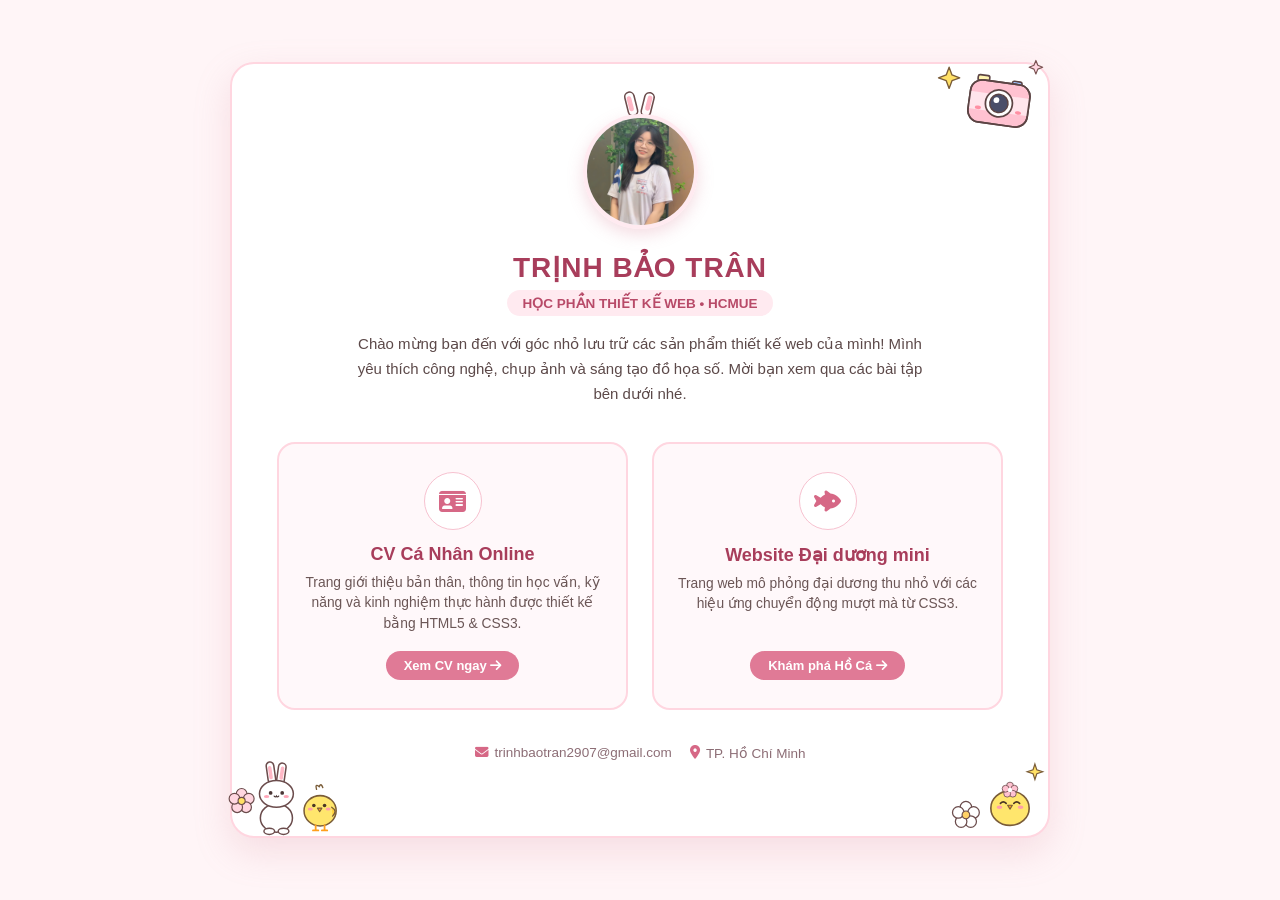
<file: Trang_Chu/index.html>
<!DOCTYPE html>
<html lang="vi">
<head>
    <meta charset="UTF-8">
    <meta name="viewport" content="width=device-width, initial-scale=1.0">
    <title>Trang Chủ - Trịnh Bảo Trân</title>
    <link rel="stylesheet" href="https://cdnjs.cloudflare.com/ajax/libs/font-awesome/6.4.0/css/all.min.css">
    <style>
        * {
            margin: 0;
            padding: 0;
            box-sizing: border-box;
            font-family: 'Segoe UI', Tahoma, Geneva, Verdana, sans-serif;
        }

        body {
            background-color: #fff5f7;
            color: #4a3b3b;
            min-height: 100vh;
            display: flex;
            justify-content: center;
            align-items: center;
            padding: 40px 20px;
        }

        .home-container {
            position: relative;
            width: 820px;
            max-width: 100%;
            background-color: #ffffff;
            border-radius: 24px;
            padding: 50px 45px 75px 45px;
            text-align: center;
            box-shadow: 0 14px 36px rgba(214, 138, 156, 0.22);
            border: 2px solid #ffd6e0;
        }

        /* Ảnh đại diện */
        .avatar-wrapper {
            position: relative;
            display: inline-block;
            margin-bottom: 18px;
        }

        .avatar-wrapper img {
            width: 115px;
            height: 115px;
            border-radius: 50%;
            object-fit: cover;
            border: 4px solid #ffeaf0;
            box-shadow: 0 6px 16px rgba(214, 120, 145, 0.25);
            position: relative;
            z-index: 2;
        }

        .bunny-ears {
            position: absolute;
            top: -24px;
            left: 50%;
            transform: translateX(-50%);
            width: 60px;
            z-index: 1;
        }

        h1 {
            font-size: 28px;
            color: #a83d5b;
            letter-spacing: 1px;
            margin-bottom: 6px;
        }

        .tagline {
            display: inline-block;
            background-color: #ffeaf0;
            color: #b84a68;
            font-size: 13.5px;
            font-weight: 600;
            padding: 5px 16px;
            border-radius: 20px;
            margin-bottom: 16px;
        }

        .intro-text {
            max-width: 580px;
            margin: 0 auto 35px auto;
            font-size: 15px;
            color: #5c4949;
            line-height: 1.65;
        }

        /* Khu vực 2 thẻ dự án */
        .project-grid {
            display: flex;
            justify-content: center;
            gap: 24px;
            margin-bottom: 35px;
        }

        .project-card {
            flex: 1;
            background-color: #fff8fa;
            border: 2px solid #ffd6e0;
            border-radius: 18px;
            padding: 28px 22px;
            text-decoration: none;
            color: #4a3b3b;
            transition: all 0.25s ease;
            display: flex;
            flex-direction: column;
            align-items: center;
        }

        .project-card:hover {
            transform: translateY(-6px);
            background-color: #ffeaf0;
            border-color: #f497b2;
            box-shadow: 0 10px 22px rgba(214, 138, 156, 0.22);
        }

        .card-icon {
            width: 58px;
            height: 58px;
            background-color: #ffffff;
            color: #d66886;
            border-radius: 50%;
            display: flex;
            justify-content: center;
            align-items: center;
            font-size: 24px;
            margin-bottom: 14px;
            border: 1.5px solid #f7c2d0;
        }

        .project-card h2 {
            font-size: 18px;
            color: #a83d5b;
            margin-bottom: 8px;
        }

        .project-card p {
            font-size: 13.8px;
            color: #6b5656;
            margin-bottom: 16px;
            line-height: 1.5;
        }

        .btn-view {
            margin-top: auto;
            background-color: #e07a96;
            color: #ffffff;
            font-size: 13px;
            font-weight: 600;
            padding: 7px 18px;
            border-radius: 20px;
        }

        /* Liên hệ nhanh ở cuối */
        .social-bar {
            display: flex;
            justify-content: center;
            gap: 18px;
            font-size: 13.5px;
            color: #8c6d75;
        }

        .social-bar span {
            display: inline-flex;
            align-items: center;
            gap: 6px;
        }

        .social-bar i {
            color: #d66886;
        }

        /* Sticker trang trí */
        .deco-top-right {
            position: absolute;
            top: -18px;
            right: -12px;
            width: 135px;
            pointer-events: none;
        }

        .deco-bottom-left {
            position: absolute;
            bottom: -10px;
            left: -10px;
            width: 165px;
            pointer-events: none;
        }

        .deco-bottom-right {
            position: absolute;
            bottom: -8px;
            right: -8px;
            width: 115px;
            pointer-events: none;
        }

        @media (max-width: 700px) {
            .project-grid {
                flex-direction: column;
            }
        }
    </style>
</head>
<body>

    <div class="home-container">

        <!-- STICKER 1: Máy ảnh chibi & ngôi sao góc trên phải -->
        <svg class="deco-top-right" viewBox="0 0 140 110" fill="none" xmlns="http://www.w3.org/2000/svg">
            <path d="M25 22 L28 30 L36 33 L28 36 L25 44 L22 36 L14 33 L22 30 Z" fill="#FFE066" stroke="#7A5C38" stroke-width="1.4" stroke-linejoin="round"/>
            <path d="M115 15 L117 20 L122 22 L117 24 L115 29 L113 24 L108 22 L113 20 Z" fill="#FFD6E0" stroke="#7A5252" stroke-width="1.2" stroke-linejoin="round"/>
            <g transform="translate(46, 26) rotate(8)">
                <rect x="10" y="2" width="12" height="6" rx="2" fill="#FFF3B0" stroke="#5C4444" stroke-width="1.7"/>
                <rect x="46" y="4" width="10" height="5" rx="2" fill="#A0C4FF" stroke="#5C4444" stroke-width="1.6"/>
                <rect x="4" y="7" width="62" height="44" rx="12" fill="#FFC2D1" stroke="#5C4444" stroke-width="1.8"/>
                <rect x="4" y="20" width="62" height="18" fill="#FFE5EC"/>
                <rect x="4" y="7" width="62" height="44" rx="12" stroke="#5C4444" stroke-width="1.8"/>
                <circle cx="35" cy="29" r="14" fill="#FFFFFF" stroke="#5C4444" stroke-width="1.8"/>
                <circle cx="35" cy="29" r="9.5" fill="#4A4E69" stroke="#5C4444" stroke-width="1.5"/>
                <circle cx="32" cy="26" r="3" fill="#FFFFFF"/>
                <ellipse cx="14" cy="36" rx="3.2" ry="1.8" fill="#FF8FA3"/>
                <ellipse cx="56" cy="36" rx="3.2" ry="1.8" fill="#FF8FA3"/>
            </g>
        </svg>

        <!-- STICKER 2: Thỏ trắng & Gà con góc dưới trái -->
        <svg class="deco-bottom-left" viewBox="0 0 185 115" fill="none" xmlns="http://www.w3.org/2000/svg">
            <g transform="translate(22, 65)">
                <circle cx="0" cy="-8" r="6" fill="#FFD6E0" stroke="#6B4C4C" stroke-width="1.3"/>
                <circle cx="8" cy="-2.5" r="6" fill="#FFD6E0" stroke="#6B4C4C" stroke-width="1.3"/>
                <circle cx="5" cy="7" r="6" fill="#FFD6E0" stroke="#6B4C4C" stroke-width="1.3"/>
                <circle cx="-5" cy="7" r="6" fill="#FFD6E0" stroke="#6B4C4C" stroke-width="1.3"/>
                <circle cx="-8" cy="-2.5" r="6" fill="#FFD6E0" stroke="#6B4C4C" stroke-width="1.3"/>
                <circle cx="0" cy="0" r="4" fill="#FFE066" stroke="#6B4C4C" stroke-width="1.2"/>
            </g>
            <g transform="translate(36, 22)">
                <rect x="13" y="0" width="8.5" height="24" rx="4.2" transform="rotate(-8 13 0)" fill="#FFFFFF" stroke="#6B4C4C" stroke-width="1.7"/>
                <rect x="15.2" y="4" width="4" height="15" rx="2" transform="rotate(-8 15.2 4)" fill="#FFB8C6"/>
                <rect x="28" y="0" width="8.5" height="24" rx="4.2" transform="rotate(8 28 0)" fill="#FFFFFF" stroke="#6B4C4C" stroke-width="1.7"/>
                <rect x="30.2" y="4" width="4" height="15" rx="2" transform="rotate(8 30.2 4)" fill="#FFB8C6"/>
                <ellipse cx="25" cy="62" rx="18" ry="16" fill="#FFFFFF" stroke="#6B4C4C" stroke-width="1.7"/>
                <ellipse cx="25" cy="35" rx="19" ry="15" fill="#FFFFFF" stroke="#6B4C4C" stroke-width="1.7"/>
                <circle cx="18.5" cy="34" r="2.1" fill="#4A3535"/>
                <circle cx="31.5" cy="34" r="2.1" fill="#4A3535"/>
                <path d="M22.5 37.5 Q24 39.5 25 37.5 Q26 39.5 27.5 37.5" stroke="#4A3535" stroke-width="1.4" stroke-linecap="round"/>
                <ellipse cx="14" cy="38" rx="3" ry="1.8" fill="#FFA6B8"/>
                <ellipse cx="36" cy="38" rx="3" ry="1.8" fill="#FFA6B8"/>
                <ellipse cx="17" cy="77" rx="6" ry="3.5" fill="#FFFFFF" stroke="#6B4C4C" stroke-width="1.6"/>
                <ellipse cx="33" cy="77" rx="6" ry="3.5" fill="#FFFFFF" stroke="#6B4C4C" stroke-width="1.6"/>
            </g>
            <g transform="translate(88, 44)">
                <path d="M18 8 Q16 1 21 5 Q23 0 25 6" stroke="#7A5C38" stroke-width="1.6" stroke-linecap="round"/>
                <ellipse cx="22" cy="32" rx="18" ry="17" fill="#FFE66D" stroke="#7A5C38" stroke-width="1.7"/>
                <path d="M35 28 Q42 32 36 38" fill="#FFD13B" stroke="#7A5C38" stroke-width="1.5" stroke-linecap="round"/>
                <circle cx="15" cy="26" r="2" fill="#4A3525"/>
                <circle cx="27" cy="26" r="2" fill="#4A3525"/>
                <polygon points="19,29 24,29 21.5,33" fill="#FF9F1C" stroke="#7A5C38" stroke-width="1.2" stroke-linejoin="round"/>
                <ellipse cx="11" cy="30" rx="2.8" ry="1.7" fill="#FF9EAA"/>
                <ellipse cx="31" cy="30" rx="2.8" ry="1.7" fill="#FF9EAA"/>
                <path d="M17 48 L17 54 M14 54 L20 54" stroke="#FF9F1C" stroke-width="2" stroke-linecap="round"/>
                <path d="M27 48 L27 54 M24 54 L30 54" stroke="#FF9F1C" stroke-width="2" stroke-linecap="round"/>
            </g>
        </svg>

        <!-- STICKER 3: Gà con đội hoa & ngôi sao góc dưới phải -->
        <svg class="deco-bottom-right" viewBox="0 0 120 105" fill="none" xmlns="http://www.w3.org/2000/svg">
            <g transform="translate(26, 75)">
                <circle cx="0" cy="-8" r="6" fill="#FFFFFF" stroke="#6B4C4C" stroke-width="1.3"/>
                <circle cx="8" cy="-2.5" r="6" fill="#FFFFFF" stroke="#6B4C4C" stroke-width="1.3"/>
                <circle cx="5" cy="7" r="6" fill="#FFFFFF" stroke="#6B4C4C" stroke-width="1.3"/>
                <circle cx="-5" cy="7" r="6" fill="#FFFFFF" stroke="#6B4C4C" stroke-width="1.3"/>
                <circle cx="-8" cy="-2.5" r="6" fill="#FFFFFF" stroke="#6B4C4C" stroke-width="1.3"/>
                <circle cx="0" cy="0" r="4" fill="#FFD166" stroke="#6B4C4C" stroke-width="1.2"/>
            </g>
            <g transform="translate(48, 34)">
                <ellipse cx="24" cy="34" rx="20" ry="18" fill="#FFE66D" stroke="#7A5C38" stroke-width="1.7"/>
                <g transform="translate(24, 15) scale(0.65)">
                    <circle cx="0" cy="-7" r="5.5" fill="#FFC2D1" stroke="#6B4C4C" stroke-width="1.3"/>
                    <circle cx="7" cy="-2" r="5.5" fill="#FFC2D1" stroke="#6B4C4C" stroke-width="1.3"/>
                    <circle cx="4.5" cy="6" r="5.5" fill="#FFC2D1" stroke="#6B4C4C" stroke-width="1.3"/>
                    <circle cx="-4.5" cy="6" r="5.5" fill="#FFC2D1" stroke="#6B4C4C" stroke-width="1.3"/>
                    <circle cx="-7" cy="-2" r="5.5" fill="#FFC2D1" stroke="#6B4C4C" stroke-width="1.3"/>
                    <circle cx="0" cy="0" r="3.5" fill="#FFFFFF"/>
                </g>
                <path d="M14 29 Q17 26 20 29" stroke="#4A3525" stroke-width="1.7" stroke-linecap="round"/>
                <path d="M28 29 Q31 26 34 29" stroke="#4A3525" stroke-width="1.7" stroke-linecap="round"/>
                <polygon points="21.5,31 26.5,31 24,35" fill="#FF9F1C" stroke="#7A5C38" stroke-width="1.2" stroke-linejoin="round"/>
                <ellipse cx="13" cy="33" rx="3" ry="1.8" fill="#FF9EAA"/>
                <ellipse cx="35" cy="33" rx="3" ry="1.8" fill="#FF9EAA"/>
            </g>
            <path d="M98 22 L100 28 L106 30 L100 32 L98 38 L96 32 L90 30 L96 28 Z" fill="#FFE066" stroke="#7A5C38" stroke-width="1.3"/>
        </svg>

        <!-- Ảnh đại diện (lấy từ thư mục CV_ca_nhan/btr.png) -->
        <div class="avatar-wrapper">
            <svg class="bunny-ears" viewBox="0 0 70 36" fill="none" xmlns="http://www.w3.org/2000/svg">
                <rect x="16" y="4" width="11" height="28" rx="5.5" transform="rotate(-14 16 4)" fill="#FFFFFF" stroke="#6B4C4C" stroke-width="1.8"/>
                <rect x="18.8" y="8" width="5.5" height="18" rx="2.7" transform="rotate(-14 18.8 8)" fill="#FFB8C6"/>
                <rect x="42" y="2" width="11" height="28" rx="5.5" transform="rotate(14 42 2)" fill="#FFFFFF" stroke="#6B4C4C" stroke-width="1.8"/>
                <rect x="44.8" y="6" width="5.5" height="18" rx="2.7" transform="rotate(14 44.8 6)" fill="#FFB8C6"/>
            </svg>
            <img src="./CV_ca_nhan/btr.png" alt="Trịnh Bảo Trân">
        </div>

        <h1>TRỊNH BẢO TRÂN</h1>
        <div class="tagline">HỌC PHẦN THIẾT KẾ WEB • HCMUE</div>
        <p class="intro-text">
            Chào mừng bạn đến với góc nhỏ lưu trữ các sản phẩm thiết kế web của mình! Mình yêu thích công nghệ, chụp ảnh và sáng tạo đồ họa số. Mời bạn xem qua các bài tập bên dưới nhé.
        </p>

        <!-- 2 Thẻ dẫn sang CV Cá Nhân và Hồ Cá Mini -->
        <div class="project-grid">
            <a href="./CV_ca_nhan/index.html" class="project-card">
                <div class="card-icon"><i class="fa-solid fa-id-card"></i></div>
                <h2>CV Cá Nhân Online</h2>
                <p>Trang giới thiệu bản thân, thông tin học vấn, kỹ năng và kinh nghiệm thực hành được thiết kế bằng HTML5 &amp; CSS3.</p>
                <span class="btn-view">Xem CV ngay <i class="fa-solid fa-arrow-right"></i></span>
            </a>

            <a href="./ho ca mini/aquarium/index.html" class="project-card">
                <div class="card-icon"><i class="fa-solid fa-fish-fins"></i></div>
                <h2>Website Đại dương mini</h2>
                <p>Trang web mô phỏng đại dương thu nhỏ với các hiệu ứng chuyển động mượt mà từ CSS3.</p>
                <span class="btn-view">Khám phá Hồ Cá <i class="fa-solid fa-arrow-right"></i></span>
            </a>
        </div>

        <div class="social-bar">
            <span><i class="fa-solid fa-envelope"></i> trinhbaotran2907@gmail.com</span>
            <span><i class="fa-solid fa-location-dot"></i> TP. Hồ Chí Minh</span>
        </div>

    </div>

</body>
</html>
</file>
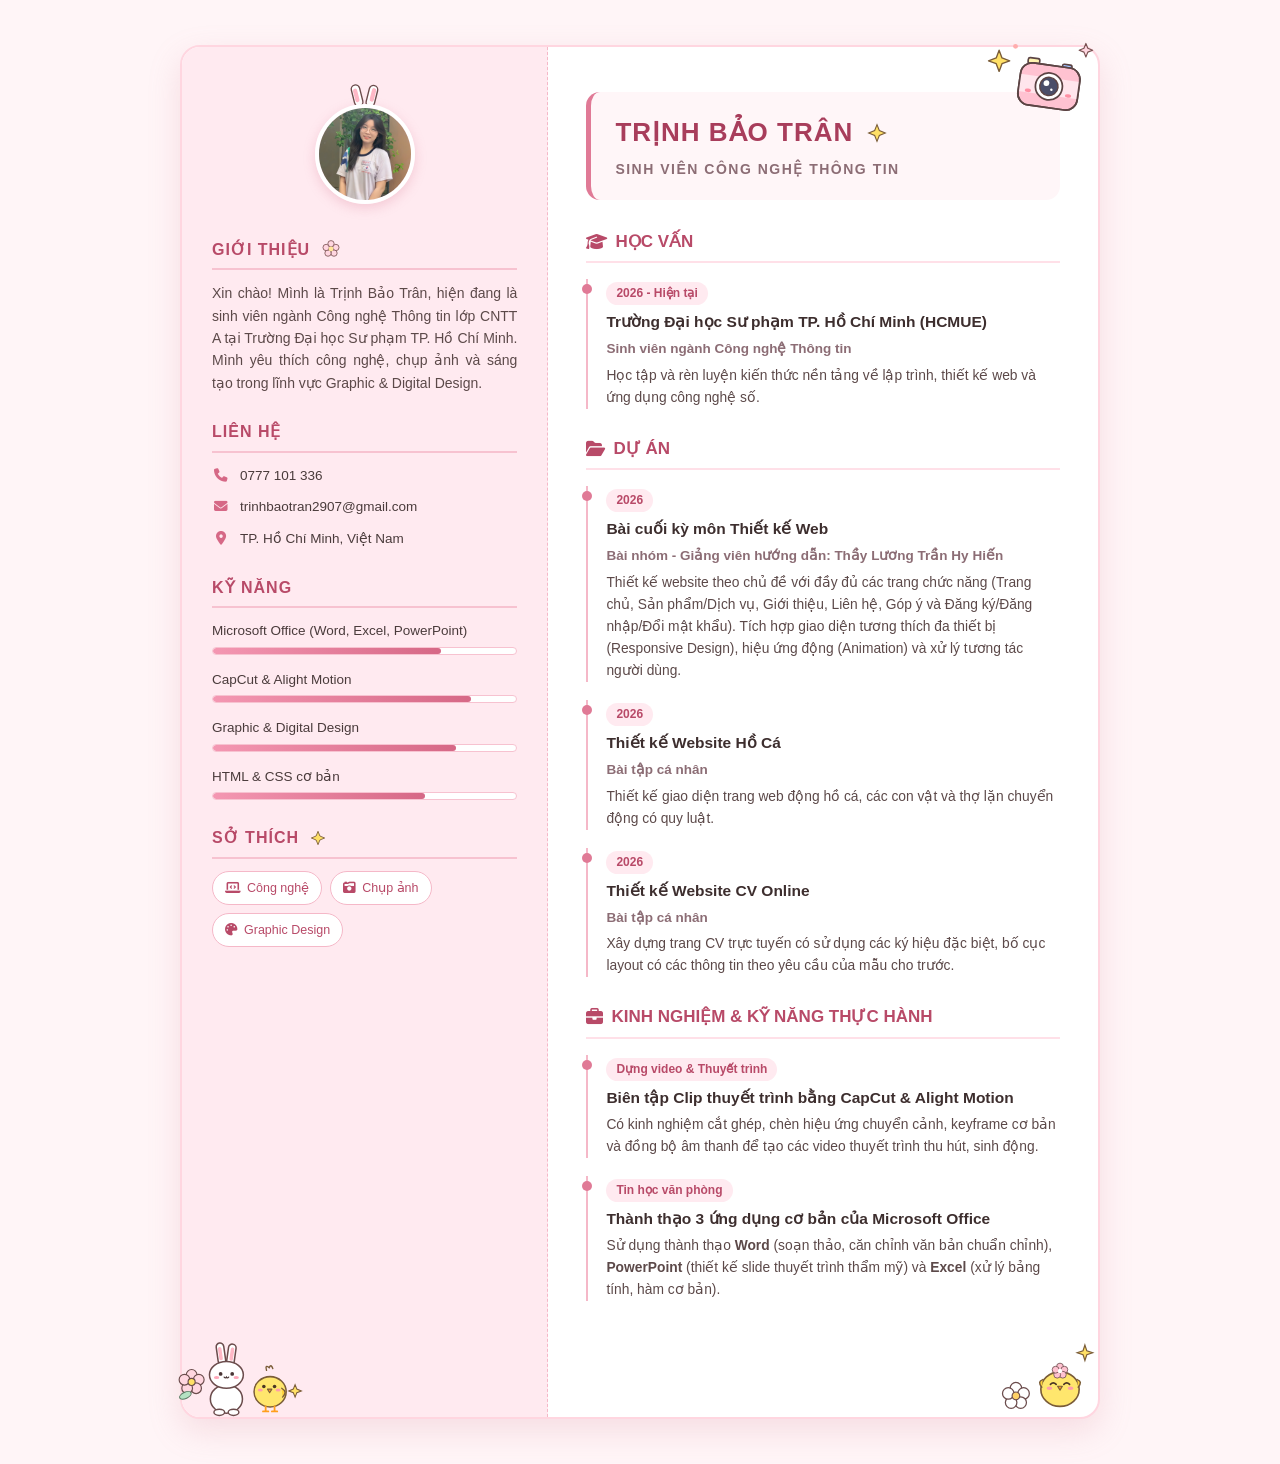
<file: Trang_Chu/CV_ca_nhan/index.html>
<!DOCTYPE html>
<html lang="vi">
<head>
  <meta charset="UTF-8">
  <meta name="viewport" content="width=device-width, initial-scale=1.0">
  <title>CV Cá Nhân - Trịnh Bảo Trân</title>
  <link rel="stylesheet" href="style.css">
  <link rel="stylesheet" href="https://cdnjs.cloudflare.com/ajax/libs/font-awesome/6.4.0/css/all.min.css">
</head>
<body>
  <div class="cv-container">

    <!-- STICKER 1: Góc trên phải - Máy ảnh chibi & ngôi sao lấp lánh -->
    <svg class="sticker-top-right" viewBox="0 0 140 110" fill="none" xmlns="http://www.w3.org/2000/svg">
      <!-- Ngôi sao vàng lấp lánh -->
      <path d="M25 22 L28 30 L36 33 L28 36 L25 44 L22 36 L14 33 L22 30 Z" fill="#FFE066" stroke="#7A5C38" stroke-width="1.4" stroke-linejoin="round"/>
      <path d="M115 15 L117 20 L122 22 L117 24 L115 29 L113 24 L108 22 L113 20 Z" fill="#FFD6E0" stroke="#7A5252" stroke-width="1.2" stroke-linejoin="round"/>
      <circle cx="42" cy="18" r="2.5" fill="#FFADAD"/>

      <!-- Máy ảnh chibi hồng pastel -->
      <g transform="translate(46, 26) rotate(8)">
        <!-- Nút chụp & đèn flash -->
        <rect x="10" y="2" width="12" height="6" rx="2" fill="#FFF3B0" stroke="#5C4444" stroke-width="1.7"/>
        <rect x="46" y="4" width="10" height="5" rx="2" fill="#A0C4FF" stroke="#5C4444" stroke-width="1.6"/>
        <!-- Thân máy ảnh -->
        <rect x="4" y="7" width="62" height="44" rx="12" fill="#FFC2D1" stroke="#5C4444" stroke-width="1.8"/>
        <rect x="4" y="20" width="62" height="18" fill="#FFE5EC"/>
        <rect x="4" y="7" width="62" height="44" rx="12" stroke="#5C4444" stroke-width="1.8"/>
        <!-- Ống kính tròn dễ thương -->
        <circle cx="35" cy="29" r="14" fill="#FFFFFF" stroke="#5C4444" stroke-width="1.8"/>
        <circle cx="35" cy="29" r="9.5" fill="#4A4E69" stroke="#5C4444" stroke-width="1.5"/>
        <circle cx="32" cy="26" r="3" fill="#FFFFFF"/>
        <circle cx="38" cy="32" r="1.3" fill="#FFFFFF"/>
        <!-- Má hồng trên thân máy -->
        <ellipse cx="14" cy="36" rx="3.2" ry="1.8" fill="#FF8FA3"/>
        <ellipse cx="56" cy="36" rx="3.2" ry="1.8" fill="#FF8FA3"/>
      </g>
    </svg>

    <!-- STICKER 2: Góc dưới trái - Đôi bạn Thỏ Trắng & Gà Con bên khóm hoa -->
    <svg class="sticker-bottom-left" viewBox="0 0 185 115" fill="none" xmlns="http://www.w3.org/2000/svg">
      <!-- Bông hoa hồng phấn -->
      <g transform="translate(22, 65)">
        <circle cx="0" cy="-8" r="6" fill="#FFD6E0" stroke="#6B4C4C" stroke-width="1.3"/>
        <circle cx="8" cy="-2.5" r="6" fill="#FFD6E0" stroke="#6B4C4C" stroke-width="1.3"/>
        <circle cx="5" cy="7" r="6" fill="#FFD6E0" stroke="#6B4C4C" stroke-width="1.3"/>
        <circle cx="-5" cy="7" r="6" fill="#FFD6E0" stroke="#6B4C4C" stroke-width="1.3"/>
        <circle cx="-8" cy="-2.5" r="6" fill="#FFD6E0" stroke="#6B4C4C" stroke-width="1.3"/>
        <circle cx="0" cy="0" r="4" fill="#FFE066" stroke="#6B4C4C" stroke-width="1.2"/>
      </g>
      <ellipse cx="15" cy="80" rx="7" ry="3.5" transform="rotate(-25 15 80)" fill="#B5E2C3" stroke="#5A7A64" stroke-width="1.2"/>

      <!-- Bé thỏ trắng chibi -->
      <g transform="translate(36, 22)">
        <rect x="13" y="0" width="8.5" height="24" rx="4.2" transform="rotate(-8 13 0)" fill="#FFFFFF" stroke="#6B4C4C" stroke-width="1.7"/>
        <rect x="15.2" y="4" width="4" height="15" rx="2" transform="rotate(-8 15.2 4)" fill="#FFB8C6"/>
        <rect x="28" y="0" width="8.5" height="24" rx="4.2" transform="rotate(8 28 0)" fill="#FFFFFF" stroke="#6B4C4C" stroke-width="1.7"/>
        <rect x="30.2" y="4" width="4" height="15" rx="2" transform="rotate(8 30.2 4)" fill="#FFB8C6"/>
        <!-- Thân & đầu -->
        <ellipse cx="25" cy="62" rx="18" ry="16" fill="#FFFFFF" stroke="#6B4C4C" stroke-width="1.7"/>
        <ellipse cx="25" cy="35" rx="19" ry="15" fill="#FFFFFF" stroke="#6B4C4C" stroke-width="1.7"/>
        <!-- Mặt -->
        <circle cx="18.5" cy="34" r="2.1" fill="#4A3535"/>
        <circle cx="31.5" cy="34" r="2.1" fill="#4A3535"/>
        <path d="M22.5 37.5 Q24 39.5 25 37.5 Q26 39.5 27.5 37.5" stroke="#4A3535" stroke-width="1.4" stroke-linecap="round"/>
        <ellipse cx="14" cy="38" rx="3" ry="1.8" fill="#FFA6B8"/>
        <ellipse cx="36" cy="38" rx="3" ry="1.8" fill="#FFA6B8"/>
        <!-- Chân -->
        <ellipse cx="17" cy="77" rx="6" ry="3.5" fill="#FFFFFF" stroke="#6B4C4C" stroke-width="1.6"/>
        <ellipse cx="33" cy="77" rx="6" ry="3.5" fill="#FFFFFF" stroke="#6B4C4C" stroke-width="1.6"/>
      </g>

      <!-- Bé gà con vàng ươm đứng cạnh -->
      <g transform="translate(88, 44)">
        <!-- Chỏm lông trên đầu -->
        <path d="M18 8 Q16 1 21 5 Q23 0 25 6" stroke="#7A5C38" stroke-width="1.6" stroke-linecap="round"/>
        <!-- Thân gà tròn vo -->
        <ellipse cx="22" cy="32" rx="18" ry="17" fill="#FFE66D" stroke="#7A5C38" stroke-width="1.7"/>
        <!-- Cánh nhỏ -->
        <path d="M35 28 Q42 32 36 38" fill="#FFD13B" stroke="#7A5C38" stroke-width="1.5" stroke-linecap="round"/>
        <!-- Mắt, mỏ cam & má hồng -->
        <circle cx="15" cy="26" r="2" fill="#4A3525"/>
        <circle cx="27" cy="26" r="2" fill="#4A3525"/>
        <polygon points="19,29 24,29 21.5,33" fill="#FF9F1C" stroke="#7A5C38" stroke-width="1.2" stroke-linejoin="round"/>
        <ellipse cx="11" cy="30" rx="2.8" ry="1.7" fill="#FF9EAA"/>
        <ellipse cx="31" cy="30" rx="2.8" ry="1.7" fill="#FF9EAA"/>
        <!-- Chân gà -->
        <path d="M17 48 L17 54 M14 54 L20 54" stroke="#FF9F1C" stroke-width="2" stroke-linecap="round"/>
        <path d="M27 48 L27 54 M24 54 L30 54" stroke="#FF9F1C" stroke-width="2" stroke-linecap="round"/>
      </g>

      <!-- Ngôi sao nhỏ -->
      <path d="M138 68 L140 73 L145 75 L140 77 L138 82 L136 77 L131 75 L136 73 Z" fill="#FFE066" stroke="#7A5C38" stroke-width="1.2"/>
    </svg>

    <!-- STICKER 3: Góc dưới phải - Bé gà con đội hoa & ngôi sao -->
    <svg class="sticker-bottom-right" viewBox="0 0 120 105" fill="none" xmlns="http://www.w3.org/2000/svg">
      <!-- Bông hoa trắng -->
      <g transform="translate(26, 75)">
        <circle cx="0" cy="-8" r="6" fill="#FFFFFF" stroke="#6B4C4C" stroke-width="1.3"/>
        <circle cx="8" cy="-2.5" r="6" fill="#FFFFFF" stroke="#6B4C4C" stroke-width="1.3"/>
        <circle cx="5" cy="7" r="6" fill="#FFFFFF" stroke="#6B4C4C" stroke-width="1.3"/>
        <circle cx="-5" cy="7" r="6" fill="#FFFFFF" stroke="#6B4C4C" stroke-width="1.3"/>
        <circle cx="-8" cy="-2.5" r="6" fill="#FFFFFF" stroke="#6B4C4C" stroke-width="1.3"/>
        <circle cx="0" cy="0" r="4" fill="#FFD166" stroke="#6B4C4C" stroke-width="1.2"/>
      </g>

      <!-- Bé gà con ngồi vui vẻ -->
      <g transform="translate(48, 34)">
        <ellipse cx="24" cy="34" rx="20" ry="18" fill="#FFE66D" stroke="#7A5C38" stroke-width="1.7"/>
        <!-- Bông hoa nhỏ đội trên đầu gà -->
        <g transform="translate(24, 15) scale(0.65)">
          <circle cx="0" cy="-7" r="5.5" fill="#FFC2D1" stroke="#6B4C4C" stroke-width="1.3"/>
          <circle cx="7" cy="-2" r="5.5" fill="#FFC2D1" stroke="#6B4C4C" stroke-width="1.3"/>
          <circle cx="4.5" cy="6" r="5.5" fill="#FFC2D1" stroke="#6B4C4C" stroke-width="1.3"/>
          <circle cx="-4.5" cy="6" r="5.5" fill="#FFC2D1" stroke="#6B4C4C" stroke-width="1.3"/>
          <circle cx="-7" cy="-2" r="5.5" fill="#FFC2D1" stroke="#6B4C4C" stroke-width="1.3"/>
          <circle cx="0" cy="0" r="3.5" fill="#FFFFFF"/>
        </g>
        <!-- Mắt cười cong cong -->
        <path d="M14 29 Q17 26 20 29" stroke="#4A3525" stroke-width="1.7" stroke-linecap="round"/>
        <path d="M28 29 Q31 26 34 29" stroke="#4A3525" stroke-width="1.7" stroke-linecap="round"/>
        <polygon points="21.5,31 26.5,31 24,35" fill="#FF9F1C" stroke="#7A5C38" stroke-width="1.2" stroke-linejoin="round"/>
        <ellipse cx="13" cy="33" rx="3" ry="1.8" fill="#FF9EAA"/>
        <ellipse cx="35" cy="33" rx="3" ry="1.8" fill="#FF9EAA"/>
        <!-- Cánh vẫy -->
        <path d="M5 32 Q0 26 6 24" fill="#FFD13B" stroke="#7A5C38" stroke-width="1.5" stroke-linecap="round"/>
        <path d="M43 32 Q48 26 42 24" fill="#FFD13B" stroke="#7A5C38" stroke-width="1.5" stroke-linecap="round"/>
      </g>

      <!-- Ngôi sao nhỏ góc phải -->
      <path d="M98 22 L100 28 L106 30 L100 32 L98 38 L96 32 L90 30 L96 28 Z" fill="#FFE066" stroke="#7A5C38" stroke-width="1.3"/>
    </svg>

    <!-- CỘT TRÁI (Tỉ lệ 40%) -->
    <aside class="left-column">
      <!-- Ảnh đại diện hình tròn + Tai thỏ chibi lấp ló -->
      <div class="avatar-box">
        <svg class="sticker-avatar-ears" viewBox="0 0 70 36" fill="none" xmlns="http://www.w3.org/2000/svg">
          <rect x="16" y="4" width="11" height="28" rx="5.5" transform="rotate(-14 16 4)" fill="#FFFFFF" stroke="#6B4C4C" stroke-width="1.8"/>
          <rect x="18.8" y="8" width="5.5" height="18" rx="2.7" transform="rotate(-14 18.8 8)" fill="#FFB8C6"/>
          <rect x="42" y="2" width="11" height="28" rx="5.5" transform="rotate(14 42 2)" fill="#FFFFFF" stroke="#6B4C4C" stroke-width="1.8"/>
          <rect x="44.8" y="6" width="5.5" height="18" rx="2.7" transform="rotate(14 44.8 6)" fill="#FFB8C6"/>
        </svg>
        <img src="btr.png" alt="Trịnh Bảo Trân" class="avatar">
      </div>

      <!-- Giới thiệu bản thân -->
      <section class="left-section">
        <h2>
          GIỚI THIỆU
          <svg class="mini-deco" width="18" height="18" viewBox="0 0 24 24">
            <circle cx="12" cy="5" r="4.2" fill="#FFD6E0" stroke="#7A5252" stroke-width="1.1"/>
            <circle cx="18.5" cy="10" r="4.2" fill="#FFD6E0" stroke="#7A5252" stroke-width="1.1"/>
            <circle cx="16" cy="17.5" r="4.2" fill="#FFD6E0" stroke="#7A5252" stroke-width="1.1"/>
            <circle cx="8" cy="17.5" r="4.2" fill="#FFD6E0" stroke="#7A5252" stroke-width="1.1"/>
            <circle cx="5.5" cy="10" r="4.2" fill="#FFD6E0" stroke="#7A5252" stroke-width="1.1"/>
            <circle cx="12" cy="12" r="3.2" fill="#FFE699"/>
          </svg>
        </h2>
        <p>
          Xin chào! Mình là Trịnh Bảo Trân, hiện đang là sinh viên ngành Công nghệ Thông tin lớp CNTT A tại Trường Đại học Sư phạm TP. Hồ Chí Minh. Mình yêu thích công nghệ, chụp ảnh và sáng tạo trong lĩnh vực Graphic &amp; Digital Design.
        </p>
      </section>

      <!-- Thông tin liên hệ -->
      <section class="left-section">
        <h2>LIÊN HỆ</h2>
        <ul class="contact-list">
          <li><i class="fa-solid fa-phone"></i> 0777 101 336</li>
          <li><i class="fa-solid fa-envelope"></i> trinhbaotran2907@gmail.com</li>
          <li><i class="fa-solid fa-location-dot"></i> TP. Hồ Chí Minh, Việt Nam</li>
        </ul>
      </section>

      <!-- Kỹ năng -->
      <section class="left-section">
        <h2>KỸ NĂNG</h2>
        <div class="skill-item">
          <span>Microsoft Office (Word, Excel, PowerPoint)</span>
          <div class="progress-bar"><div class="progress" style="width: 75%;"></div></div>
        </div>
        <div class="skill-item">
          <span>CapCut &amp; Alight Motion</span>
          <div class="progress-bar"><div class="progress" style="width: 85%;"></div></div>
        </div>
        <div class="skill-item">
          <span>Graphic &amp; Digital Design</span>
          <div class="progress-bar"><div class="progress" style="width: 80%;"></div></div>
        </div>
        <div class="skill-item">
          <span>HTML &amp; CSS cơ bản</span>
          <div class="progress-bar"><div class="progress" style="width: 70%;"></div></div>
        </div>
      </section>

      <!-- Sở thích -->
      <section class="left-section">
        <h2>
          SỞ THÍCH
          <svg class="mini-deco" width="16" height="16" viewBox="0 0 24 24">
            <path d="M12 2 L14.8 9 L22 12 L14.8 15 L12 22 L9.2 15 L2 12 L9.2 9 Z" fill="#FFE066" stroke="#7A5C38" stroke-width="1.3"/>
          </svg>
        </h2>
        <div class="hobbies">
          <span><i class="fa-solid fa-laptop-code"></i> Công nghệ</span>
          <span><i class="fa-solid fa-camera-retro"></i> Chụp ảnh</span>
          <span><i class="fa-solid fa-palette"></i> Graphic Design</span>
        </div>
      </section>
    </aside>

    <!-- CỘT PHẢI (Tỉ lệ 60%) -->
    <main class="right-column">
      <!-- Họ tên & Vị trí -->
      <header class="header-box">
        <h1>
          TRỊNH BẢO TRÂN
          <svg class="mini-deco" width="20" height="20" viewBox="0 0 24 24">
            <path d="M12 2 L14.8 9 L22 12 L14.8 15 L12 22 L9.2 15 L2 12 L9.2 9 Z" fill="#FFE066" stroke="#7A5C38" stroke-width="1.3"/>
          </svg>
        </h1>
        <p class="subtitle">SINH VIÊN CÔNG NGHỆ THÔNG TIN</p>
      </header>

      <!-- Học vấn -->
      <section class="right-section">
        <h2><i class="fa-solid fa-graduation-cap"></i> HỌC VẤN</h2>
        <div class="timeline-item">
          <span class="time">2026 - Hiện tại</span>
          <h3>Trường Đại học Sư phạm TP. Hồ Chí Minh (HCMUE)</h3>
          <p class="role">Sinh viên ngành Công nghệ Thông tin</p>
          <p>Học tập và rèn luyện kiến thức nền tảng về lập trình, thiết kế web và ứng dụng công nghệ số.</p>
        </div>
      </section>

      <!-- Dự án -->
      <section class="right-section">
        <h2><i class="fa-solid fa-folder-open"></i> DỰ ÁN</h2>
        <div class="timeline-item">
          <span class="time">2026</span>
          <h3>Bài cuối kỳ môn Thiết kế Web</h3>
          <p class="role">Bài nhóm - Giảng viên hướng dẫn: Thầy Lương Trần Hy Hiến</p>
          <p>Thiết kế website theo chủ đề với đầy đủ các trang chức năng (Trang chủ, Sản phẩm/Dịch vụ, Giới thiệu, Liên hệ, Góp ý và Đăng ký/Đăng nhập/Đổi mật khẩu). Tích hợp giao diện tương thích đa thiết bị (Responsive Design), hiệu ứng động (Animation) và xử lý tương tác người dùng.</p>
        </div>
        <div class="timeline-item">
          <span class="time">2026</span>
          <h3>Thiết kế Website Hồ Cá</h3>
          <p class="role">Bài tập cá nhân</p>
          <p>Thiết kế giao diện trang web động hồ cá, các con vật và thợ lặn chuyển động có quy luật.</p>
        </div>
        <div class="timeline-item">
          <span class="time">2026</span>
          <h3>Thiết kế Website CV Online</h3>
          <p class="role">Bài tập cá nhân</p>
          <p>Xây dựng trang CV trực tuyến có sử dụng các ký hiệu đặc biệt, bố cục layout có các thông tin theo yêu cầu của mẫu cho trước.</p>
        </div>
      </section>

      <!-- Kinh nghiệm -->
      <section class="right-section">
        <h2><i class="fa-solid fa-briefcase"></i> KINH NGHIỆM &amp; KỸ NĂNG THỰC HÀNH</h2>
        <div class="timeline-item">
          <span class="time">Dựng video &amp; Thuyết trình</span>
          <h3>Biên tập Clip thuyết trình bằng CapCut &amp; Alight Motion</h3>
          <p>Có kinh nghiệm cắt ghép, chèn hiệu ứng chuyển cảnh, keyframe cơ bản và đồng bộ âm thanh để tạo các video thuyết trình thu hút, sinh động.</p>
        </div>
        <div class="timeline-item">
          <span class="time">Tin học văn phòng</span>
          <h3>Thành thạo 3 ứng dụng cơ bản của Microsoft Office</h3>
          <p>Sử dụng thành thạo <strong>Word</strong> (soạn thảo, căn chỉnh văn bản chuẩn chỉnh), <strong>PowerPoint</strong> (thiết kế slide thuyết trình thẩm mỹ) và <strong>Excel</strong> (xử lý bảng tính, hàm cơ bản).</p>
        </div>
      </section>
    </main>

  </div>
</body>
</html>
</file>
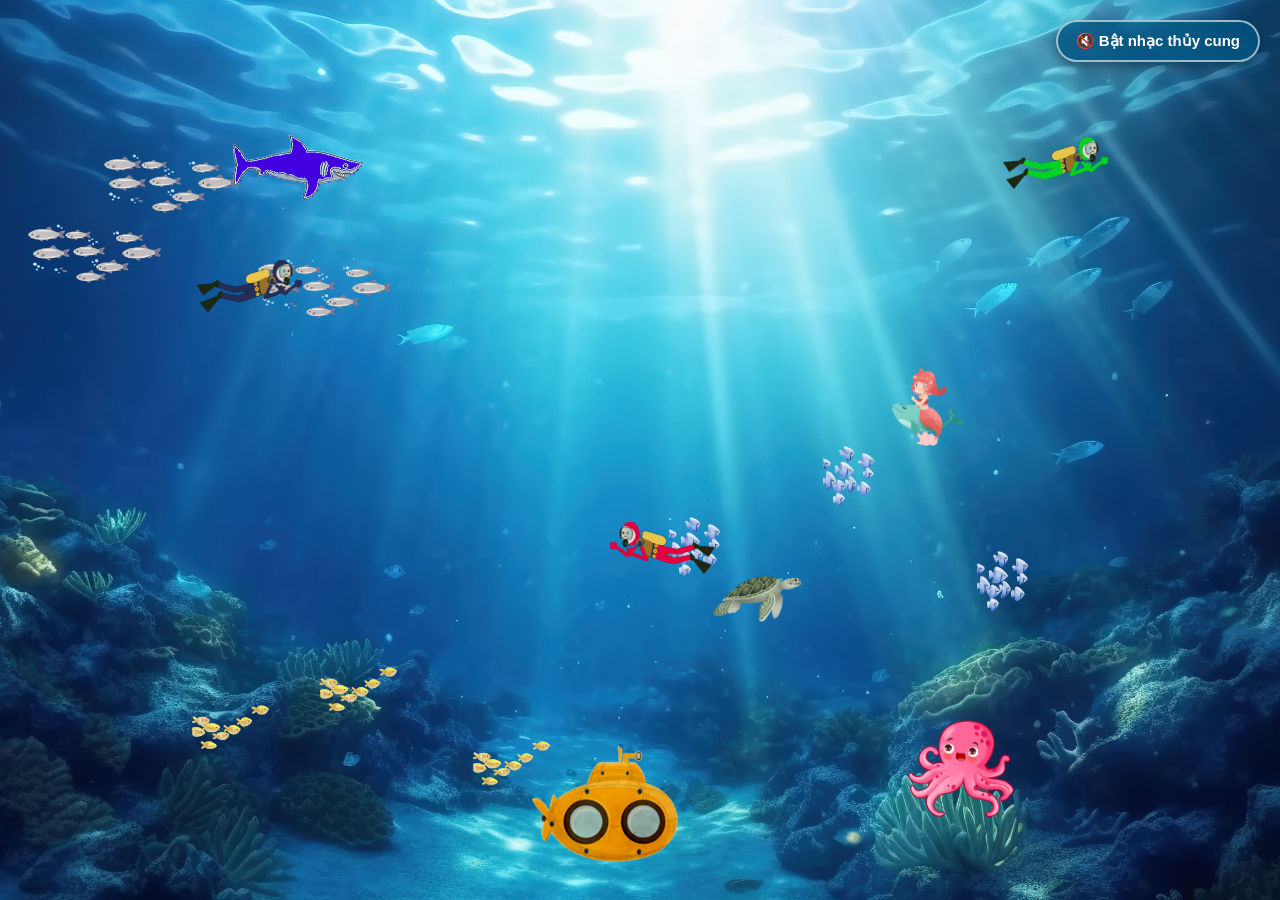
<file: Trang_Chu/ho ca mini/aquarium/index.html>
<!DOCTYPE html>
<html lang="vi">
<head>
    <meta charset="UTF-8">
    <meta name="viewport" content="width=device-width, initial-scale=1.0">
    <title>Hồ Cá Thủy Cung</title>
    <link rel="stylesheet" href="style.css">
</head>
<body>
    <div id="aquarium">
        <!-- Nút điều khiển âm thanh -->
        <button id="music-btn" onclick="toggleMusic()">🔇 Bật nhạc thủy cung</button>
        <audio id="bg-music" src="thuycung.mp3" loop></audio>

        <!-- Tiên cá, Rùa, Cá mập, Bạch tuộc, Tàu ngầm -->
        <img src="tienca.png" id="tienca" class="creature" alt="Tiên cá">
        <img src="turtle.png" id="turtle" class="creature" alt="Rùa biển">
        <img src="shark.png" id="shark" class="creature" alt="Cá mập">
        <img src="bachtuot.png" id="bachtuot" class="creature" alt="Bạch tuộc">
        <img src="taungam.png" id="taungam" class="creature" alt="Tàu ngầm">

        <!-- 3 Thợ lặn di chuyển lên xuống & đụng tường lật trái/phải -->
        <img src="diver1.png" id="diver1" class="creature diver" style="top: 25%; left: 15%;" alt="Thợ lặn 1">
        <img src="diver2.png" id="diver2" class="creature diver" style="top: 45%; left: 48%;" alt="Thợ lặn 2">
        <img src="diver3.png" id="diver3" class="creature diver" style="top: 30%; left: 78%;" alt="Thợ lặn 3">

        <!-- Đàn cá xám (Gốc: đầu trái, đuôi phải) -->
        <img src="caxam.png" class="creature school-xam" style="top: 14%; left: 8%;" alt="Cá xám">
        <img src="caxam.png" class="creature school-xam" style="top: 24%; left: 20%;" alt="Cá xám">
        <img src="caxam.png" class="creature school-xam" style="top: 20%; left: 2%;" alt="Cá xám">

        <!-- Đàn cá xanh (Gốc: đầu phải, đuôi trái) -->
        <img src="caxanh.png" class="creature school-xanh" style="top: 46%; left: 60%;" alt="Cá xanh">
        <img src="caxanh.png" class="creature school-xanh" style="top: 56%; left: 72%;" alt="Cá xanh">
        <img src="caxanh.png" class="creature school-xanh" style="top: 52%; left: 48%;" alt="Cá xanh">

        <!-- Đàn cá vàng (Gốc: đầu phải, đuôi trái) -->
        <img src="cavang.png" class="creature school-vang" style="top: 68%; left: 22%;" alt="Cá vàng">
        <img src="cavang.png" class="creature school-vang" style="top: 76%; left: 34%;" alt="Cá vàng">
        <img src="cavang.png" class="creature school-vang" style="top: 72%; left: 12%;" alt="Cá vàng">
    </div>

    <script>
        // Bật/Tắt nhạc thủy cung
        const music = document.getElementById('bg-music');
        const musicBtn = document.getElementById('music-btn');
        let isPlaying = false;

        function toggleMusic() {
            if (isPlaying) {
                music.pause();
                musicBtn.innerHTML = '🔇 Bật nhạc thủy cung';
            } else {
                music.play();
                musicBtn.innerHTML = '🔊 Tắt nhạc thủy cung';
            }
            isPlaying = !isPlaying;
        }

        // Quản lý chuyển động
        const swimmers = [];

        function registerSwimmer(el, config) {
            swimmers.push({
                el: el,
                x: el.offsetLeft || Math.random() * (window.innerWidth - 150),
                baseY: el.offsetTop || config.startY,
                vx: config.vx, // Vận tốc ngang (+ sang phải, - sang trái)
                defaultFace: config.defaultFace, // Hướng mặt ảnh gốc ('left' hoặc 'right')
                bobAmp: config.bobAmp || 0, // Biên độ nhấp nhô lên xuống (px)
                bobSpeed: config.bobSpeed || 0, // Tốc độ nhấp nhô
                phase: config.phase || Math.random() * Math.PI * 2,
                passThrough: config.passThrough || false // true = đi xuyên mép màn hình, false = đụng tường quay đầu
            });
        }

        window.addEventListener('load', () => {
            const H = window.innerHeight;

            // Tàu ngầm: lặn gần đáy, đi ngang xuyên qua màn hình (không quay đầu)
            registerSwimmer(document.getElementById('taungam'), {
                startY: H * 0.80, vx: 0.45, defaultFace: 'right', bobAmp: 6, bobSpeed: 0.008, passThrough: true
            });

            // Tiên cá: bơi chậm rãi, nhấp nhô nhẹ nhàng (đầu gốc bên trái)
            registerSwimmer(document.getElementById('tienca'), {
                startY: H * 0.35, vx: -0.25, defaultFace: 'left', bobAmp: 30, bobSpeed: 0.009
            });

            // Rùa biển & Cá mập: cùng tốc độ cực kỳ thư thả
            registerSwimmer(document.getElementById('turtle'), {
                startY: H * 0.64, vx: 0.22, defaultFace: 'right', bobAmp: 10, bobSpeed: 0.007
            });
            registerSwimmer(document.getElementById('shark'), {
                startY: H * 0.12, vx: 0.22, defaultFace: 'right', bobAmp: 8, bobSpeed: 0.007
            });

            // Bạch tuộc: trôi chậm tầng đáy
            registerSwimmer(document.getElementById('bachtuot'), {
                startY: H * 0.78, vx: -0.20, defaultFace: 'right', bobAmp: 15, bobSpeed: 0.01
            });

            // 3 Thợ lặn: lặn lên xuống êm ái + trôi ngang chậm đụng tường lật trái/phải
            registerSwimmer(document.getElementById('diver1'), {
                startY: H * 0.38, vx: 0.18, defaultFace: 'right', bobAmp: 130, bobSpeed: 0.007, phase: 0
            });
            registerSwimmer(document.getElementById('diver2'), {
                startY: H * 0.45, vx: -0.16, defaultFace: 'right', bobAmp: 150, bobSpeed: 0.006, phase: 2.1
            });
            registerSwimmer(document.getElementById('diver3'), {
                startY: H * 0.40, vx: 0.20, defaultFace: 'right', bobAmp: 140, bobSpeed: 0.0075, phase: 4.2
            });

            // Đàn cá xám (đầu gốc bên trái) - bơi chậm rãi
            document.querySelectorAll('.school-xam').forEach((el, idx) => {
                registerSwimmer(el, {
                    startY: el.offsetTop, vx: -0.34, defaultFace: 'left', bobAmp: 8, bobSpeed: 0.01, phase: idx * 0.8
                });
            });

            // Đàn cá xanh (đầu gốc bên phải) - bơi chậm rãi
            document.querySelectorAll('.school-xanh').forEach((el, idx) => {
                registerSwimmer(el, {
                    startY: el.offsetTop, vx: 0.36, defaultFace: 'right', bobAmp: 10, bobSpeed: 0.011, phase: idx * 0.7
                });
            });

            // Đàn cá vàng (đầu gốc bên phải) - bơi chậm rãi
            document.querySelectorAll('.school-vang').forEach((el, idx) => {
                registerSwimmer(el, {
                    startY: el.offsetTop, vx: 0.32, defaultFace: 'right', bobAmp: 7, bobSpeed: 0.01, phase: idx * 0.9
                });
            });

            animate();
        });

        function animate() {
            const screenW = window.innerWidth;
            const screenH = window.innerHeight;

            swimmers.forEach(s => {
                s.x += s.vx;
                s.phase += s.bobSpeed;

                const elWidth = s.el.offsetWidth || 100;
                const elHeight = s.el.offsetHeight || 100;

                if (s.passThrough) {
                    // Đi xuyên qua màn hình (ra hết mép phải thì xuất hiện lại từ mép trái và ngược lại)
                    if (s.vx > 0 && s.x > screenW) {
                        s.x = -elWidth;
                    } else if (s.vx < 0 && s.x + elWidth < 0) {
                        s.x = screenW;
                    }
                } else {
                    // Đụng tường phải -> quay đầu sang trái
                    if (s.x + elWidth >= screenW) {
                        s.x = screenW - elWidth;
                        s.vx = -Math.abs(s.vx);
                    }
                    // Đụng tường trái -> quay đầu sang phải
                    if (s.x <= 0) {
                        s.x = 0;
                        s.vx = Math.abs(s.vx);
                    }
                }

                // Tọa độ Y nhấp nhô và giữ không tràn khỏi mép trên/dưới
                let currentY = s.baseY + Math.sin(s.phase) * s.bobAmp;
                currentY = Math.max(10, Math.min(screenH - elHeight - 10, currentY));

                // Lật hướng trái/phải theo hướng di chuyển
                let scaleX = 1;
                if (s.defaultFace === 'left') {
                    scaleX = s.vx > 0 ? -1 : 1;
                } else {
                    scaleX = s.vx < 0 ? -1 : 1;
                }

                s.el.style.left = s.x + 'px';
                s.el.style.top = currentY + 'px';
                s.el.style.transform = `scaleX(${scaleX})`;
            });

            requestAnimationFrame(animate);
        }
    </script>
</body>
</html>
</file>
<file: Trang_Chu/CV_ca_nhan/style.css>
/* ================= THIẾT LẬP CHUNG ================= */
* {
    margin: 0;
    padding: 0;
    box-sizing: border-box;
    font-family: 'Segoe UI', Tahoma, Geneva, Verdana, sans-serif;
}

body {
    background-color: #fff5f7;
    color: #4a3b3b;
    display: flex;
    justify-content: center;
    padding: 45px 15px;
    line-height: 1.6;
}

/* ================= KHUNG CV 2 CỘT ================= */
.cv-container {
    position: relative;
    width: 100%;
    max-width: 920px;
    background-color: #ffffff;
    display: flex;
    border-radius: 20px;
    box-shadow: 0 12px 32px rgba(214, 138, 156, 0.22);
    border: 2px solid #ffd6e0;
    overflow: visible;
}

/* ================= CỘT TRÁI (40%) ================= */
.left-column {
    width: 40%;
    background-color: #ffeaf0;
    padding: 45px 30px 95px 30px; /* Chừa khoảng trống đáy cho thỏ & gà con */
    border-radius: 18px 0 0 18px;
    border-right: 1.5px dashed #f5b8c8;
}

.avatar-box {
    position: relative;
    display: block;
    width: 100px;
    margin: 12px auto 25px auto;
    text-align: center;
}

.avatar {
    width: 100px;
    height: 100px;
    border-radius: 50%;
    object-fit: cover;
    border: 4px solid #ffffff;
    box-shadow: 0 4px 12px rgba(214, 120, 145, 0.28);
    position: relative;
    z-index: 3;
}

.left-section {
    margin-bottom: 25px;
}

.left-section h2 {
    font-size: 16px;
    color: #b84a68;
    letter-spacing: 1px;
    border-bottom: 2px solid #f7c2d0;
    padding-bottom: 6px;
    margin-bottom: 12px;
}

.left-section p {
    font-size: 14px;
    text-align: justify;
    color: #5c4949;
}

/* Liên hệ */
.contact-list {
    list-style: none;
}

.contact-list li {
    font-size: 13.5px;
    margin-bottom: 10px;
    display: flex;
    align-items: center;
    gap: 10px;
    word-break: break-word;
}

.contact-list i {
    color: #d66886;
    width: 18px;
    text-align: center;
}

/* Kỹ năng */
.skill-item {
    margin-bottom: 14px;
}

.skill-item span {
    display: block;
    font-size: 13.5px;
    font-weight: 500;
    margin-bottom: 5px;
}

.progress-bar {
    width: 100%;
    height: 8px;
    background-color: #ffffff;
    border-radius: 10px;
    overflow: hidden;
    border: 1px solid #f7c2d0;
}

.progress {
    height: 100%;
    background: linear-gradient(90deg, #f497b2, #d66886);
    border-radius: 10px;
}

/* Sở thích */
.hobbies {
    display: flex;
    flex-wrap: wrap;
    gap: 8px;
}

.hobbies span {
    background-color: #ffffff;
    color: #b84a68;
    font-size: 12.5px;
    font-weight: 500;
    padding: 6px 12px;
    border-radius: 20px;
    border: 1px solid #f5b8c8;
    display: inline-flex;
    align-items: center;
    gap: 6px;
}

/* ================= CỘT PHẢI (60%) ================= */
.right-column {
    width: 60%;
    padding: 45px 38px 90px 38px; /* Chừa khoảng trống đáy cho bé gà con */
}

.header-box {
    background-color: #fff6f8;
    padding: 20px 24px;
    border-radius: 14px;
    border-left: 5px solid #e07a96;
    margin-bottom: 28px;
}

.header-box h1 {
    font-size: 26px;
    color: #a83d5b;
    letter-spacing: 1px;
    margin-bottom: 4px;
}

.header-box .subtitle {
    font-size: 14px;
    font-weight: 600;
    color: #8c6d75;
    letter-spacing: 1.5px;
}

.right-section {
    margin-bottom: 26px;
}

.right-section h2 {
    font-size: 17px;
    color: #b84a68;
    border-bottom: 2px solid #ffe0e8;
    padding-bottom: 6px;
    margin-bottom: 16px;
    display: flex;
    align-items: center;
    gap: 8px;
}

.timeline-item {
    position: relative;
    padding-left: 18px;
    border-left: 2px solid #f5b8c8;
    margin-bottom: 18px;
}

.timeline-item::before {
    content: "";
    position: absolute;
    left: -6px;
    top: 5px;
    width: 10px;
    height: 10px;
    background-color: #e07a96;
    border-radius: 50%;
}

.timeline-item .time {
    display: inline-block;
    font-size: 12px;
    font-weight: 600;
    color: #b84a68;
    background-color: #ffeaf0;
    padding: 2px 10px;
    border-radius: 12px;
    margin-bottom: 5px;
}

.timeline-item h3 {
    font-size: 15.5px;
    color: #3d2e2e;
    margin-bottom: 3px;
}

.timeline-item .role {
    font-size: 13.5px;
    font-weight: 600;
    color: #8c6d75;
    margin-bottom: 5px;
}

.timeline-item p {
    font-size: 13.8px;
    color: #5c4949;
}

/* ================= VỊ TRÍ STICKER CHIBI ================= */
.sticker-top-right {
    position: absolute;
    top: -18px;
    right: -12px;
    width: 135px;
    pointer-events: none;
    z-index: 10;
}

.sticker-bottom-left {
    position: absolute;
    bottom: -10px;
    left: -10px;
    width: 165px;
    pointer-events: none;
    z-index: 10;
}

.sticker-bottom-right {
    position: absolute;
    bottom: -8px;
    right: -8px;
    width: 115px;
    pointer-events: none;
    z-index: 10;
}

.sticker-avatar-ears {
    position: absolute;
    top: -21px;
    left: 50%;
    transform: translateX(-50%);
    width: 54px;
    pointer-events: none;
    z-index: 2;
}

.mini-deco {
    display: inline-block;
    vertical-align: middle;
    margin-left: 5px;
    margin-top: -3px;
}

/* ================= TƯƠNG THÍCH MÀN HÌNH NHỎ ================= */
@media (max-width: 768px) {
    .cv-container {
        flex-direction: column;
    }
    .left-column, .right-column {
        width: 100%;
    }
    .left-column {
        border-radius: 18px 18px 0 0;
        border-right: none;
        border-bottom: 1.5px dashed #f5b8c8;
        padding-bottom: 35px;
    }
}
.mini-deco {
    display: inline-block;
    vertical-align: middle;
    margin-left: 6px;
    margin-top: -3px;
}
</file>
<file: Trang_Chu/ho ca mini/aquarium/style.css>
* {
    margin: 0;
    padding: 0;
    box-sizing: border-box;
}

body, html {
    width: 100%;
    height: 100%;
    overflow: hidden;
    font-family: 'Segoe UI', Tahoma, Geneva, Verdana, sans-serif;
}

#aquarium {
    position: relative;
    width: 100vw;
    height: 100vh;
    background-image: url('nen.jpg');
    background-size: cover;
    background-position: center;
    background-repeat: no-repeat;
}

/* Nút bật/tắt âm thanh */
#music-btn {
    position: fixed;
    top: 20px;
    right: 20px;
    z-index: 100;
    padding: 10px 18px;
    font-size: 15px;
    font-weight: 600;
    color: #fff;
    background: rgba(0, 85, 130, 0.75);
    border: 2px solid rgba(255, 255, 255, 0.6);
    border-radius: 25px;
    cursor: pointer;
    backdrop-filter: blur(4px);
    transition: all 0.3s ease;
    box-shadow: 0 4px 10px rgba(0, 0, 0, 0.3);
}

#music-btn:hover {
    background: rgba(0, 130, 190, 0.9);
    transform: scale(1.05);
}

/* Định dạng chung cho sinh vật & thợ lặn */
.creature {
    position: absolute;
    pointer-events: none;
    user-select: none;
    will-change: left, top, transform;
}

/* Cá mập, Rùa và Tiên cá to gấp đôi */
#shark {
    width: 130px;
    z-index: 12;
}

#turtle {
    width: 90px;
    z-index: 14;
}

#tienca {
    width: 120px;
    z-index: 15;
}

#bachtuot {
    width: 110px;
    z-index: 13;
}

/* Các đàn cá nhỏ lại 1 nửa */
.school-xam {
    width: 150px;
    z-index: 8;
}

.school-xanh {
    width: 145px;
    z-index: 9;
}

.school-vang {
    width: 140px;
    z-index: 10;
}

/* 3 Thợ lặn */
.diver {
    width: 105px;
    z-index: 11;
}
/* Tàu ngầm lặn gần đáy */
#taungam {
    width: 220px;
    z-index: 6;
}

/* 3 Thợ lặn */
.diver {
    width: 105px;
    z-index: 11;
}
</file>
